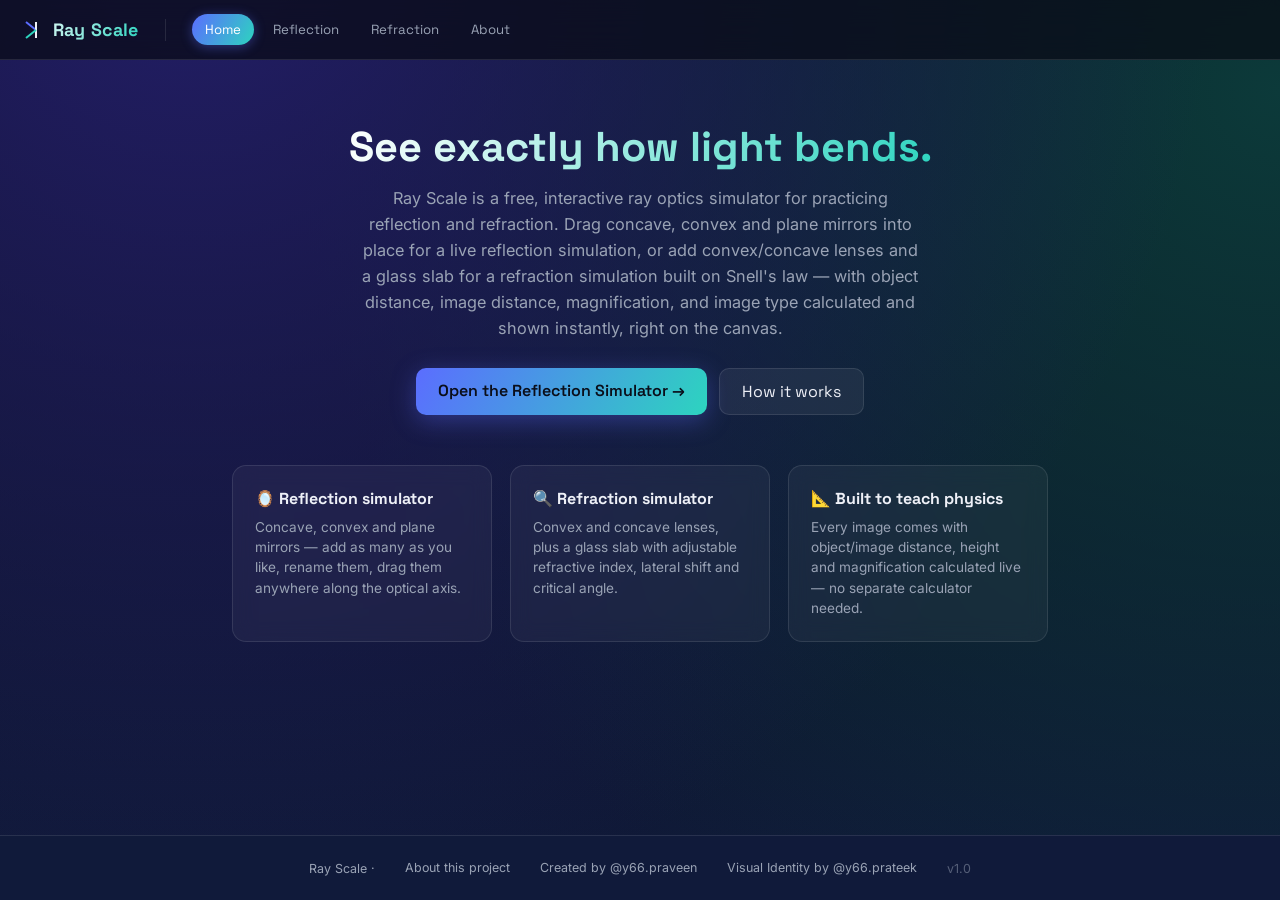
<file: index.html>
<!DOCTYPE html>
<html lang="en">
<head>
<meta charset="UTF-8">
<meta name="viewport" content="width=device-width, initial-scale=1, viewport-fit=cover">
<title>Ray Scale — Free Online Ray Optics Simulator | Reflection &amp; Refraction</title>
<link rel="icon" type="image/svg+xml" href="favicon.svg">
<link rel="icon" type="image/png" sizes="32x32" href="favicon-32x32.png">
<link rel="icon" type="image/png" sizes="16x16" href="favicon-16x16.png">
<link rel="shortcut icon" href="favicon.ico">
<link rel="apple-touch-icon" sizes="180x180" href="apple-touch-icon.png">
<meta name="description" content="Ray Scale is a free interactive ray optics simulator for reflection and refraction. Build concave, convex and plane mirror ray diagrams, or convex/concave lens and glass slab refraction scenes, with live object distance, image distance, magnification and Snell's law readouts. Ideal for JEE, NEET and high-school physics.">
<meta name="keywords" content="ray optics simulator, physics simulation, reflection simulator, refraction simulator, mirror ray diagram, lens ray diagram, real image virtual image, Snell's law, JEE NEET physics, concave convex mirror, converging diverging lens">
<meta property="og:title" content="Ray Scale — Free Online Ray Optics Simulator">
<meta property="og:description" content="Interactive reflection and refraction simulator with live mirror and lens equations, Snell's law, and instant image-formation readouts.">
<meta property="og:image" content="https://rayscale.netlify.app/og-image.png">
<meta name="twitter:image" content="https://rayscale.netlify.app/og-image.png">
<link rel="manifest" href="site.webmanifest">
<link rel="stylesheet" href="style.css">
<script src="seo.js"></script>
</head>
<body>
<nav class="navbar">
  <a class="brand" href="index.html"><svg width="20" height="20" viewBox="0 0 20 20"><line x1="2" y1="2" x2="12" y2="10" stroke="#5b6dff" stroke-width="2"/><line x1="12" y1="2" x2="12" y2="18" stroke="#eef0f7" stroke-width="2"/><line x1="12" y1="10" x2="2" y2="18" stroke="#2dd4bf" stroke-width="2"/></svg>Ray Scale</a>
  <span class="navdiv"></span>
  <input type="checkbox" id="navToggle" class="navtoggle-input">
  <label for="navToggle" class="navtoggle-btn" aria-label="Menu">☰</label>
  <div class="navlinks">
    <a class="navlink active" href="index.html">Home</a>
    <a class="navlink" href="reflection.html">Reflection</a>
    <a class="navlink" href="refraction.html">Refraction</a>
    <a class="navlink" href="about.html">About</a>
  </div>
  <span class="spacer"></span>
</nav>
<div class="hero">
  <h1>See exactly how light bends.</h1>
  <p>Ray Scale is a free, interactive ray optics simulator for practicing reflection and refraction. Drag concave, convex and plane mirrors into place for a live reflection simulation, or add convex/concave lenses and a glass slab for a refraction simulation built on Snell's law — with object distance, image distance, magnification, and image type calculated and shown instantly, right on the canvas.</p>
  <div class="herobtns">
    <a class="btn-primary" href="reflection.html">Open the Reflection Simulator →</a>
    <a class="btn-secondary" href="about.html">How it works</a>
  </div>
</div>
<div class="featgrid">
  <div class="featcard"><h3>🪞 Reflection simulator</h3><p>Concave, convex and plane mirrors — add as many as you like, rename them, drag them anywhere along the optical axis.</p></div>
  <div class="featcard"><h3>🔍 Refraction simulator</h3><p>Convex and concave lenses, plus a glass slab with adjustable refractive index, lateral shift and critical angle.</p></div>
  <div class="featcard"><h3>📐 Built to teach physics</h3><p>Every image comes with object/image distance, height and magnification calculated live — no separate calculator needed.</p></div>
</div>
<footer class="site-footer">
  <div class="footer-inner">
    <span>Ray Scale ·</span>
    <a href="about.html">About this project</a>
    <a href="https://www.instagram.com/y66.praveen/" target="_blank" rel="noopener">Created by @y66.praveen</a>
    <a href="https://www.instagram.com/y66.prateek/" target="_blank" rel="noopener">Visual Identity by @y66.prateek</a>
    <span class="footer-dim">v1.0</span>
  </div>
</footer>
</body>
</html>
</file>
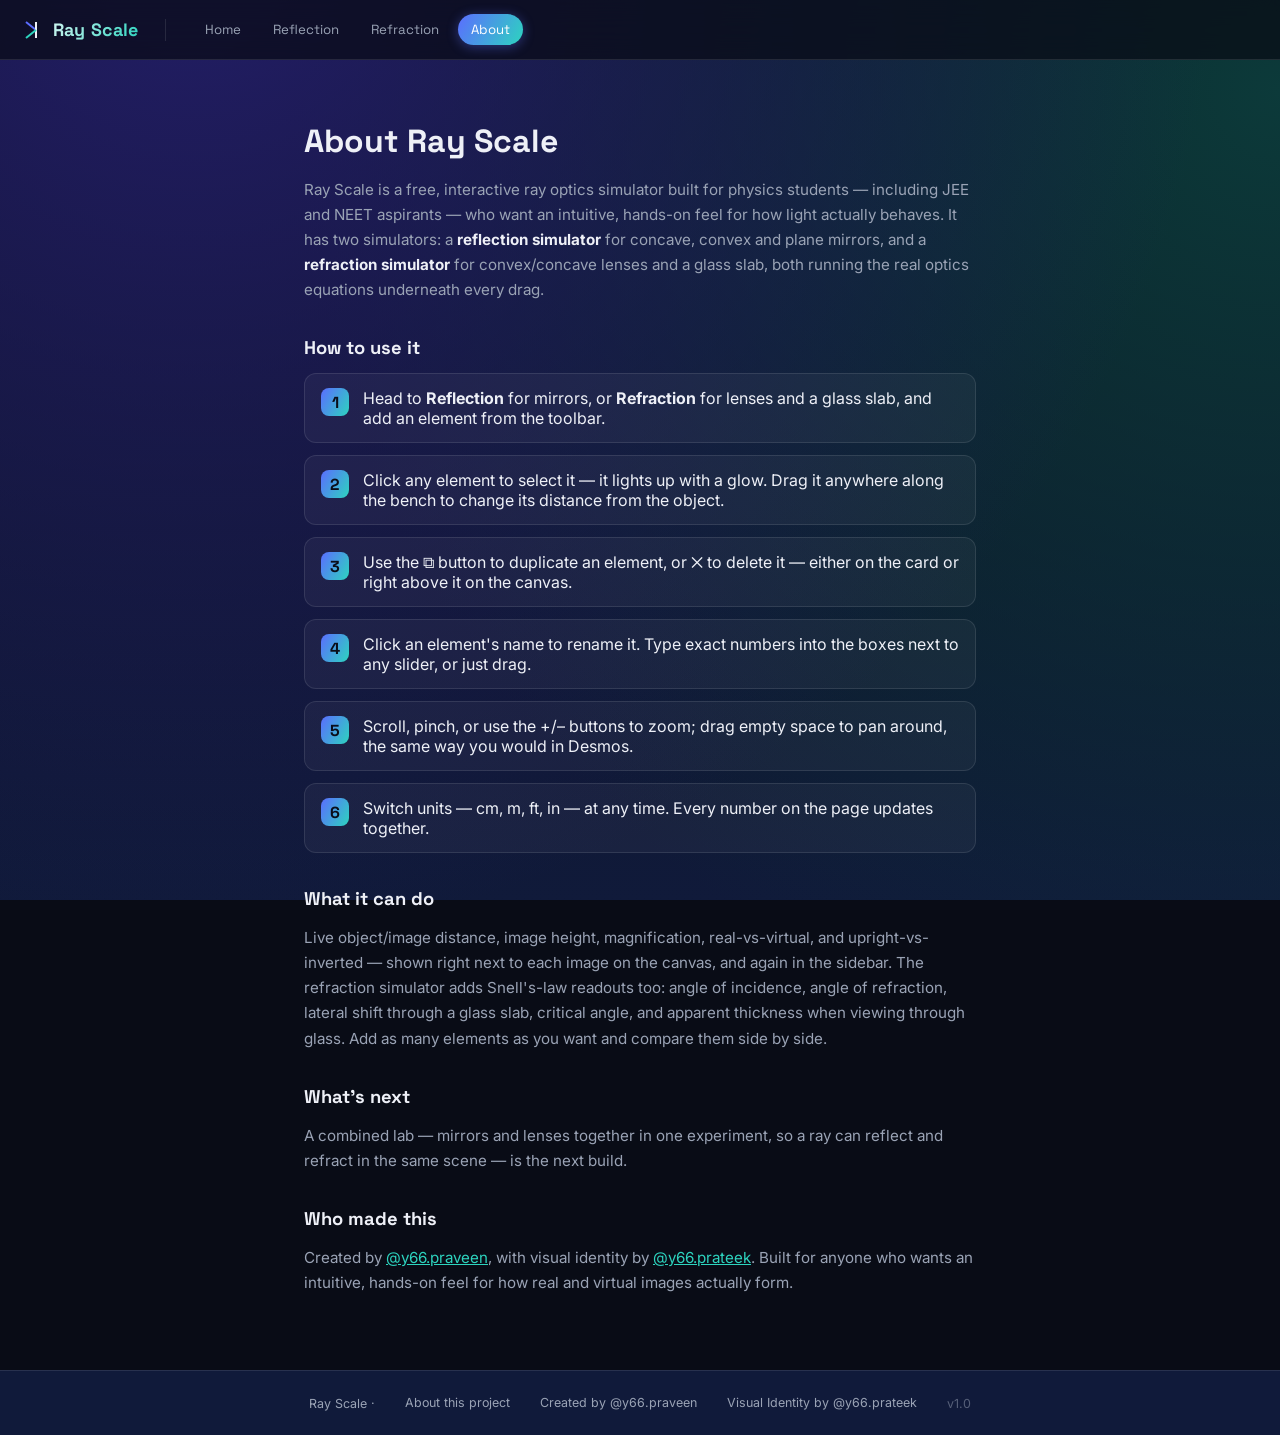
<file: about.html>
<!DOCTYPE html>
<html lang="en">
<head>
<meta charset="UTF-8">
<meta name="viewport" content="width=device-width, initial-scale=1, viewport-fit=cover">
<title>About Ray Scale — How This Reflection &amp; Refraction Simulator Works</title>
<link rel="icon" type="image/svg+xml" href="favicon.svg">
<link rel="icon" type="image/png" sizes="32x32" href="favicon-32x32.png">
<link rel="icon" type="image/png" sizes="16x16" href="favicon-16x16.png">
<link rel="shortcut icon" href="favicon.ico">
<link rel="apple-touch-icon" sizes="180x180" href="apple-touch-icon.png">
<meta name="description" content="Learn how Ray Scale's reflection and refraction simulator works: mirror and lens equations, Snell's law, real vs virtual images, magnification, and how to use every control.">
<meta name="keywords" content="how mirror equation works, thin lens equation, Snell's law explained, real image virtual image, physics simulation for students">
<meta property="og:image" content="https://rayscale.netlify.app/og-image.png">
<meta name="twitter:image" content="https://rayscale.netlify.app/og-image.png">
<link rel="manifest" href="site.webmanifest">
<link rel="stylesheet" href="style.css">
<script src="seo.js"></script>
</head>
<body>
<nav class="navbar">
  <a class="brand" href="index.html"><svg width="20" height="20" viewBox="0 0 20 20"><line x1="2" y1="2" x2="12" y2="10" stroke="#5b6dff" stroke-width="2"/><line x1="12" y1="2" x2="12" y2="18" stroke="#eef0f7" stroke-width="2"/><line x1="12" y1="10" x2="2" y2="18" stroke="#2dd4bf" stroke-width="2"/></svg>Ray Scale</a>
  <span class="navdiv"></span>
  <input type="checkbox" id="navToggle" class="navtoggle-input">
  <label for="navToggle" class="navtoggle-btn" aria-label="Menu">☰</label>
  <div class="navlinks">
    <a class="navlink" href="index.html">Home</a>
    <a class="navlink" href="reflection.html">Reflection</a>
    <a class="navlink" href="refraction.html">Refraction</a>
    <a class="navlink active" href="about.html">About</a>
  </div>
  <span class="spacer"></span>
</nav>
<div class="page">
  <h1>About Ray Scale</h1>
  <p>Ray Scale is a free, interactive ray optics simulator built for physics students — including JEE and NEET aspirants — who want an intuitive, hands-on feel for how light actually behaves. It has two simulators: a <b style="color:var(--text)">reflection simulator</b> for concave, convex and plane mirrors, and a <b style="color:var(--text)">refraction simulator</b> for convex/concave lenses and a glass slab, both running the real optics equations underneath every drag.</p>

  <h2>How to use it</h2>
  <div class="steps">
    <div class="step"><span class="num">1</span><div>Head to <b style="color:var(--text)">Reflection</b> for mirrors, or <b style="color:var(--text)">Refraction</b> for lenses and a glass slab, and add an element from the toolbar.</div></div>
    <div class="step"><span class="num">2</span><div>Click any element to select it — it lights up with a glow. Drag it anywhere along the bench to change its distance from the object.</div></div>
    <div class="step"><span class="num">3</span><div>Use the ⧉ button to duplicate an element, or ✕ to delete it — either on the card or right above it on the canvas.</div></div>
    <div class="step"><span class="num">4</span><div>Click an element's name to rename it. Type exact numbers into the boxes next to any slider, or just drag.</div></div>
    <div class="step"><span class="num">5</span><div>Scroll, pinch, or use the +/– buttons to zoom; drag empty space to pan around, the same way you would in Desmos.</div></div>
    <div class="step"><span class="num">6</span><div>Switch units — cm, m, ft, in — at any time. Every number on the page updates together.</div></div>
  </div>

  <h2>What it can do</h2>
  <p>Live object/image distance, image height, magnification, real-vs-virtual, and upright-vs-inverted — shown right next to each image on the canvas, and again in the sidebar. The refraction simulator adds Snell's-law readouts too: angle of incidence, angle of refraction, lateral shift through a glass slab, critical angle, and apparent thickness when viewing through glass. Add as many elements as you want and compare them side by side.</p>

  <h2>What's next</h2>
  <p>A combined lab — mirrors and lenses together in one experiment, so a ray can reflect and refract in the same scene — is the next build.</p>

  <h2>Who made this</h2>
  <p>Created by <a href="https://www.instagram.com/y66.praveen/" target="_blank" rel="noopener" style="color:var(--accent2)">@y66.praveen</a>, with visual identity by <a href="https://www.instagram.com/y66.prateek/" target="_blank" rel="noopener" style="color:var(--accent2)">@y66.prateek</a>. Built for anyone who wants an intuitive, hands-on feel for how real and virtual images actually form.</p>
</div>
<footer class="site-footer">
  <div class="footer-inner">
    <span>Ray Scale ·</span>
    <a href="about.html">About this project</a>
    <a href="https://www.instagram.com/y66.praveen/" target="_blank" rel="noopener">Created by @y66.praveen</a>
    <a href="https://www.instagram.com/y66.prateek/" target="_blank" rel="noopener">Visual Identity by @y66.prateek</a>
    <span class="footer-dim">v1.0</span>
  </div>
</footer>
</body>
</html>
</file>
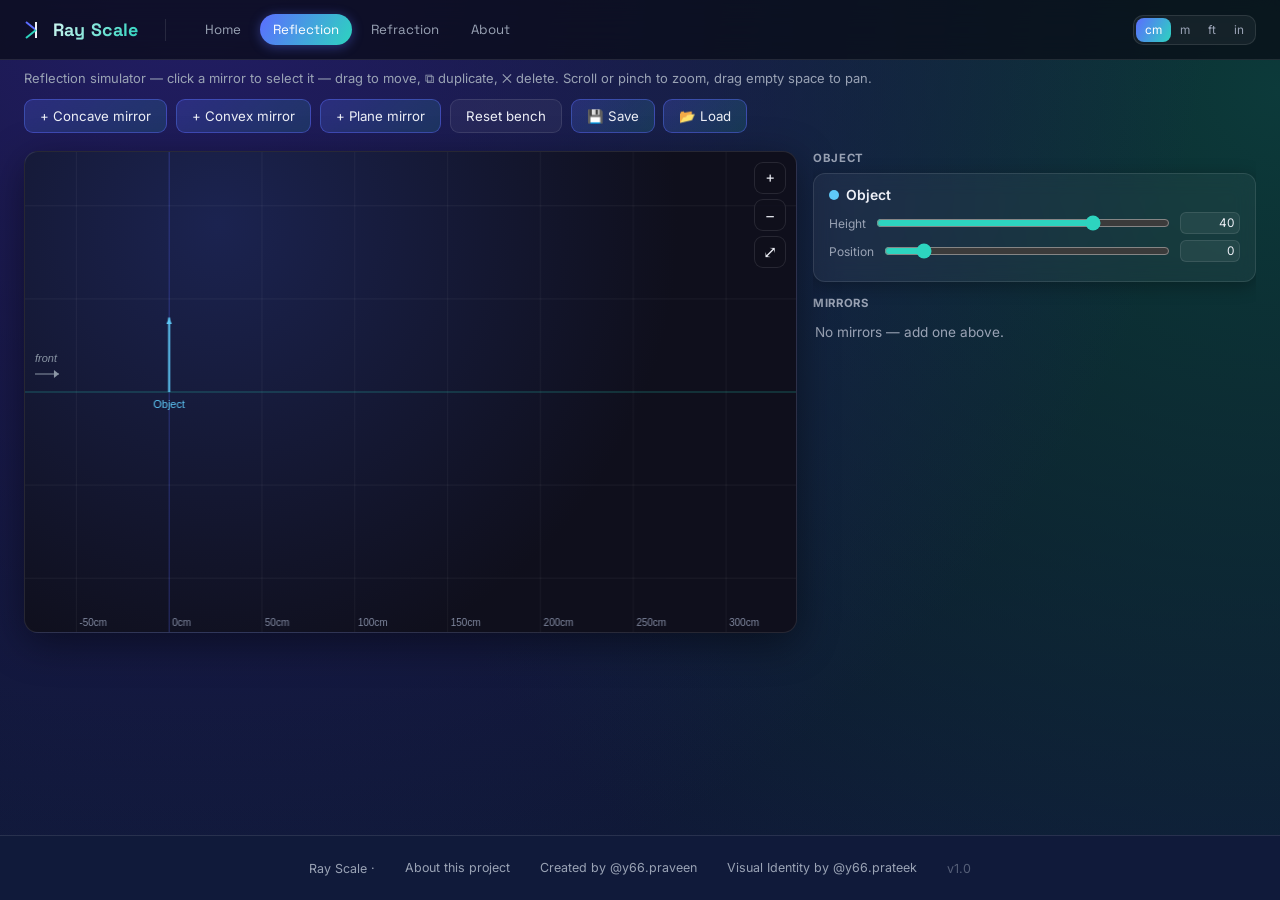
<file: reflection.html>
<!DOCTYPE html>
<html lang="en">
<head>
<meta charset="UTF-8">
<meta name="viewport" content="width=device-width, initial-scale=1, viewport-fit=cover">
<title>Reflection Simulator — Concave, Convex &amp; Plane Mirror Ray Diagrams | Ray Scale</title>
<link rel="icon" type="image/svg+xml" href="favicon.svg">
<link rel="icon" type="image/png" sizes="32x32" href="favicon-32x32.png">
<link rel="icon" type="image/png" sizes="16x16" href="favicon-16x16.png">
<link rel="shortcut icon" href="favicon.ico">
<link rel="apple-touch-icon" sizes="180x180" href="apple-touch-icon.png">
<meta name="description" content="Free interactive reflection simulator. Build concave, convex and plane mirror ray diagrams, see real and virtual image formation live, and read off object distance, image distance and magnification instantly. Great for JEE, NEET and high-school optics.">
<meta name="keywords" content="reflection simulator, mirror ray diagram, concave mirror simulator, convex mirror simulator, mirror equation, real image virtual image, JEE NEET optics, physics simulation">
<meta property="og:image" content="https://rayscale.netlify.app/og-image.png">
<meta name="twitter:image" content="https://rayscale.netlify.app/og-image.png">
<link rel="manifest" href="site.webmanifest">
<link rel="stylesheet" href="style.css">
<script src="seo.js"></script>
</head>
<body>
<nav class="navbar">
  <a class="brand" href="index.html"><svg width="20" height="20" viewBox="0 0 20 20"><line x1="2" y1="2" x2="12" y2="10" stroke="#5b6dff" stroke-width="2"/><line x1="12" y1="2" x2="12" y2="18" stroke="#eef0f7" stroke-width="2"/><line x1="12" y1="10" x2="2" y2="18" stroke="#2dd4bf" stroke-width="2"/></svg>Ray Scale</a>
  <span class="navdiv"></span>
  <input type="checkbox" id="navToggle" class="navtoggle-input">
  <label for="navToggle" class="navtoggle-btn" aria-label="Menu">☰</label>
  <div class="navlinks">
    <a class="navlink" href="index.html">Home</a>
    <a class="navlink active" href="reflection.html">Reflection</a>
    <a class="navlink" href="refraction.html">Refraction</a>
    <a class="navlink" href="about.html">About</a>
  </div>
  <span class="spacer"></span>
  <div class="unitgrp" id="unitGrp">
    <button data-u="cm" class="active">cm</button><button data-u="m">m</button><button data-u="ft">ft</button><button data-u="in">in</button>
  </div>
</nav>
<p class="sub">Reflection simulator — click a mirror to select it — drag to move, ⧉ duplicate, ✕ delete. Scroll or pinch to zoom, drag empty space to pan.</p>
<div class="toolbar">
  <button class="add" onclick="addMirror('concave')">+ Concave mirror</button>
  <button class="add" onclick="addMirror('convex')">+ Convex mirror</button>
  <button class="add" onclick="addMirror('plane')">+ Plane mirror</button>
  <button class="reset" onclick="resetBench()">Reset bench</button>
  <div class="savebtns">
    <button class="add" onclick="saveToFile()">💾 Save</button>
    <button class="add" onclick="document.getElementById('loadFile').click()">📂 Load</button>
    <input type="file" id="loadFile" accept="application/json" style="display:none" onchange="loadFromFile(event)">
  </div>
</div>
<main>
  <div id="stage">
    <canvas id="cv"></canvas>
    <div class="zoomctl">
      <button onclick="zoomBtn(1.3)" title="Zoom in">+</button>
      <button onclick="zoomBtn(0.77)" title="Zoom out">–</button>
      <button onclick="autoFit();draw()" title="Fit to bench">⤢</button>
    </div>
  </div>
  <div id="side">
    <div class="sec"><h4>Object</h4><div class="cardlist" id="objCards"></div></div>
    <div class="sec"><h4>Mirrors</h4><div class="cardlist" id="mirCards"></div></div>
  </div>
</main>
<footer class="site-footer">
  <div class="footer-inner">
    <span>Ray Scale ·</span>
    <a href="about.html">About this project</a>
    <a href="https://www.instagram.com/y66.praveen/" target="_blank" rel="noopener">Created by @y66.praveen</a>
    <a href="https://www.instagram.com/y66.prateek/" target="_blank" rel="noopener">Visual Identity by @y66.prateek</a>
    <span class="footer-dim">v1.0</span>
  </div>
</footer>

<script src="reflection.js"></script>
</body>
</html>
</file>
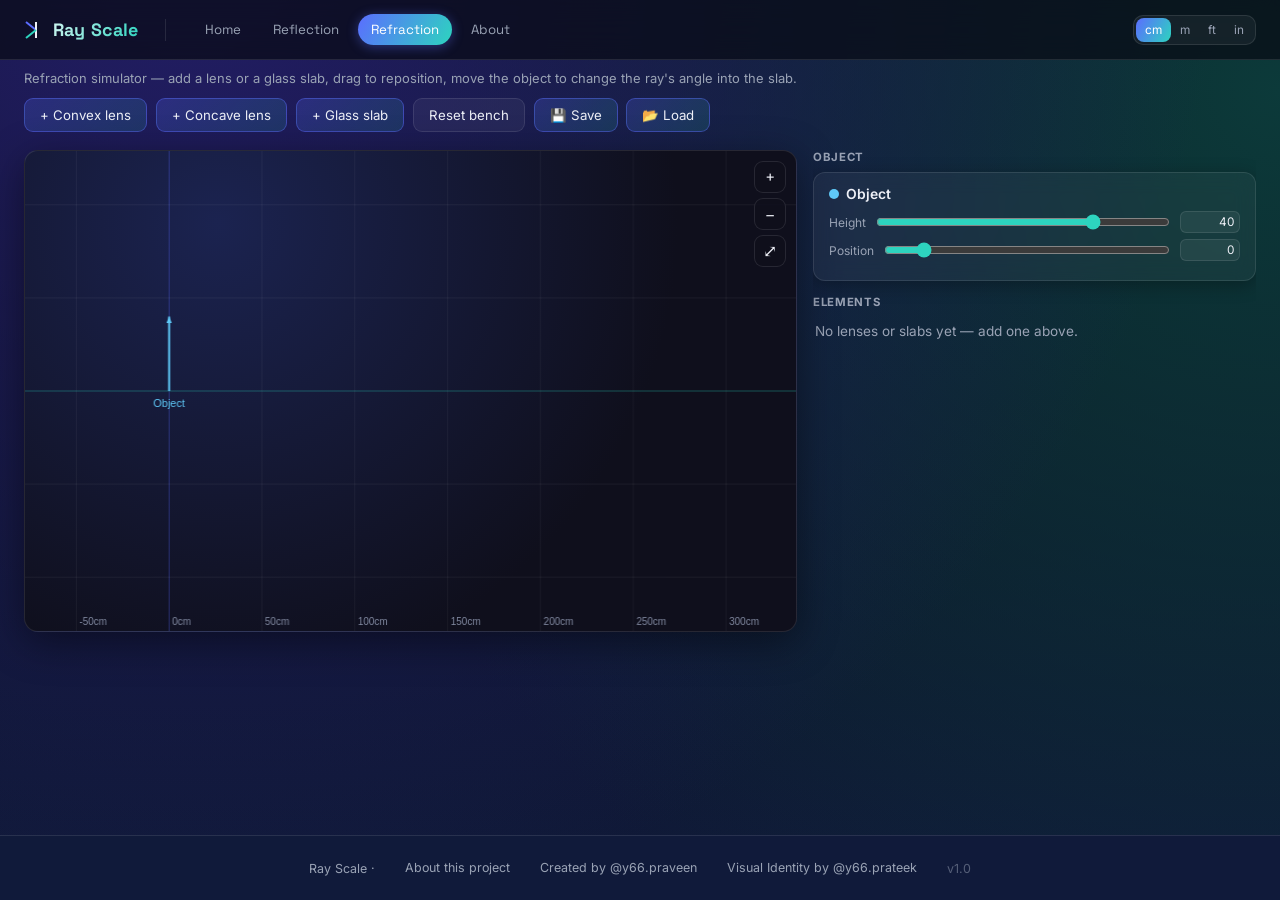
<file: refraction.html>
<!DOCTYPE html>
<html lang="en">
<head>
<meta charset="UTF-8">
<meta name="viewport" content="width=device-width, initial-scale=1, viewport-fit=cover">
<title>Refraction Simulator — Convex &amp; Concave Lens, Glass Slab, Snell's Law | Ray Scale</title>
<link rel="icon" type="image/svg+xml" href="favicon.svg">
<link rel="icon" type="image/png" sizes="32x32" href="favicon-32x32.png">
<link rel="icon" type="image/png" sizes="16x16" href="favicon-16x16.png">
<link rel="shortcut icon" href="favicon.ico">
<link rel="apple-touch-icon" sizes="180x180" href="apple-touch-icon.png">
<meta name="description" content="Interactive refraction simulator. Add convex and concave lenses to see real and virtual image formation, or a glass slab to explore Snell's law, refractive index, lateral shift and critical angle. Built for JEE, NEET and high-school physics.">
<meta name="keywords" content="refraction simulator, convex lens simulator, concave lens simulator, glass slab refraction, Snell's law, refractive index, critical angle, lateral shift, JEE NEET optics">
<meta property="og:image" content="https://rayscale.netlify.app/og-image.png">
<meta name="twitter:image" content="https://rayscale.netlify.app/og-image.png">
<link rel="manifest" href="site.webmanifest">
<link rel="stylesheet" href="style.css">
<script src="seo.js"></script>
</head>
<body>
<nav class="navbar">
  <a class="brand" href="index.html"><svg width="20" height="20" viewBox="0 0 20 20"><line x1="2" y1="2" x2="12" y2="10" stroke="#5b6dff" stroke-width="2"/><line x1="12" y1="2" x2="12" y2="18" stroke="#eef0f7" stroke-width="2"/><line x1="12" y1="10" x2="2" y2="18" stroke="#2dd4bf" stroke-width="2"/></svg>Ray Scale</a>
  <span class="navdiv"></span>
  <input type="checkbox" id="navToggle" class="navtoggle-input">
  <label for="navToggle" class="navtoggle-btn" aria-label="Menu">☰</label>
  <div class="navlinks">
    <a class="navlink" href="index.html">Home</a>
    <a class="navlink" href="reflection.html">Reflection</a>
    <a class="navlink active" href="refraction.html">Refraction</a>
    <a class="navlink" href="about.html">About</a>
  </div>
  <span class="spacer"></span>
  <div class="unitgrp" id="unitGrp">
    <button data-u="cm" class="active">cm</button><button data-u="m">m</button><button data-u="ft">ft</button><button data-u="in">in</button>
  </div>
</nav>
<p class="sub">Refraction simulator — add a lens or a glass slab, drag to reposition, move the object to change the ray's angle into the slab.</p>
<div class="toolbar">
  <button class="add" onclick="addEl('convexlens')">+ Convex lens</button>
  <button class="add" onclick="addEl('concavelens')">+ Concave lens</button>
  <button class="add" onclick="addEl('slab')">+ Glass slab</button>
  <button class="reset" onclick="resetBench()">Reset bench</button>
  <div class="savebtns">
    <button class="add" onclick="saveToFile()">💾 Save</button>
    <button class="add" onclick="document.getElementById('loadFile').click()">📂 Load</button>
    <input type="file" id="loadFile" accept="application/json" style="display:none" onchange="loadFromFile(event)">
  </div>
</div>
<main>
  <div id="stage">
    <canvas id="cv"></canvas>
    <div class="zoomctl">
      <button onclick="zoomBtn(1.3)" title="Zoom in">+</button>
      <button onclick="zoomBtn(0.77)" title="Zoom out">–</button>
      <button onclick="autoFit();draw()" title="Fit to bench">⤢</button>
    </div>
  </div>
  <div id="side">
    <div class="sec"><h4>Object</h4><div class="cardlist" id="objCards"></div></div>
    <div class="sec"><h4>Elements</h4><div class="cardlist" id="mirCards"></div></div>
  </div>
</main>
<footer class="site-footer">
  <div class="footer-inner">
    <span>Ray Scale ·</span>
    <a href="about.html">About this project</a>
    <a href="https://www.instagram.com/y66.praveen/" target="_blank" rel="noopener">Created by @y66.praveen</a>
    <a href="https://www.instagram.com/y66.prateek/" target="_blank" rel="noopener">Visual Identity by @y66.prateek</a>
    <span class="footer-dim">v1.0</span>
  </div>
</footer>
<script src="refraction.js"></script>
</body>
</html>
</file>
<file: style.css>
@import url('https://fonts.googleapis.com/css2?family=Space+Grotesk:wght@500;600;700&family=Inter:wght@400;500;600&display=swap');
:root{
  --bg1:#090c16; --bg2:#101a3a; --panel:rgba(255,255,255,.045); --panel-solid:#12162b; --line:rgba(255,255,255,.1);
  --text:#eef0f7; --muted:#9aa3b5; --accent:#5b6dff; --accent2:#2dd4bf;
}
*{box-sizing:border-box;}
html,body{height:100%;}
body{
  margin:0; color:var(--text); font-family:'Inter',-apple-system,BlinkMacSystemFont,sans-serif;
  background:var(--bg1);
  padding-top:env(safe-area-inset-top,0px); padding-bottom:env(safe-area-inset-bottom,0px);
  min-height:100vh; position:relative; display:flex; flex-direction:column;
}
body::before{
  content:''; position:fixed; inset:0; z-index:-1;
  background:radial-gradient(circle at 15% -10%, #241f6b, transparent 70%), radial-gradient(circle at 100% 10%, #0c3a3a, transparent 65%), linear-gradient(180deg,var(--bg1),var(--bg2));
}
h1,h2,h3,.brand,.navlink,button{ font-family:'Space Grotesk',sans-serif; }
nav.navbar{position:sticky; top:0; z-index:10; display:flex; align-items:center; gap:26px; padding:14px 24px; background:rgba(9,12,22,.72); backdrop-filter:blur(14px); border-bottom:1px solid var(--line); flex-wrap:wrap;}
.brand{display:flex; align-items:center; gap:9px; font-weight:700; font-size:1.12rem; letter-spacing:.01em; text-decoration:none;
  background:linear-gradient(120deg,#fff,var(--accent2)); -webkit-background-clip:text; background-clip:text; color:transparent; flex:none;}
.navdiv{width:1px; height:22px; background:var(--line); flex:none;}
.navtoggle-input{display:none;}
.navtoggle-btn{display:none; cursor:pointer; font-size:1.3rem; line-height:1; color:var(--text); background:rgba(255,255,255,.06); border:1px solid var(--line); border-radius:8px; width:38px; height:38px; align-items:center; justify-content:center; flex:none;}
.navlinks{display:flex; gap:6px;}
nav.navbar a.navlink{font-size:.83rem; color:var(--muted); padding:7px 13px; border-radius:20px; cursor:pointer; transition:.15s; text-decoration:none;}
nav.navbar a.navlink.active{color:#fff; background:linear-gradient(120deg,var(--accent),var(--accent2)); box-shadow:0 2px 12px rgba(91,109,255,.4);}
nav.navbar a.navlink:hover{color:#fff;}
nav.navbar .spacer{flex:1;}
.unitgrp{display:flex; background:rgba(255,255,255,.05); border:1px solid var(--line); border-radius:10px; padding:2px; flex:none;}
.unitgrp button{background:none; border:none; color:var(--muted); font-size:.74rem; padding:5px 9px; border-radius:8px; cursor:pointer; font-family:'Inter',sans-serif;}
.unitgrp button.active{background:linear-gradient(120deg,var(--accent),var(--accent2)); color:#fff;}
@media (max-width:760px){
  nav.navbar{gap:12px;}
  .navdiv{display:none;}
  .navtoggle-btn{display:flex; order:1;}
  .unitgrp{order:2; margin-left:auto;}
  .navlinks{display:none; order:5; flex-basis:100%; flex-direction:column; gap:4px; padding-top:10px; border-top:1px solid var(--line); margin-top:10px;}
  .navtoggle-input:checked ~ .navlinks{display:flex;}
  nav.navbar a.navlink{width:100%; padding:10px 13px;}
}
p.sub{margin:10px 24px 0; color:var(--muted); font-size:.81rem;}
.toolbar{display:flex; gap:9px; flex-wrap:wrap; padding:12px 24px; align-items:center;}
button.add,button.reset{
  background:linear-gradient(135deg, rgba(91,109,255,.22), rgba(45,212,191,.14)); border:1px solid rgba(91,109,255,.45);
  color:var(--text); padding:8px 15px; border-radius:9px; font-size:.83rem; cursor:pointer; transition:.15s; font-family:'Inter',sans-serif;
}
button.add:hover,button.reset:hover{transform:translateY(-1px); box-shadow:0 4px 16px rgba(91,109,255,.35); border-color:var(--accent2);}
button.reset{background:rgba(255,255,255,.05); border-color:var(--line);}
.hint{margin-left:auto; color:var(--muted); font-size:.75rem; max-width:280px; text-align:right;}
main{display:flex; flex-wrap:wrap; gap:16px; padding:6px 24px 20px;}
#stage{position:relative; flex:1 1 620px; min-width:300px; background:radial-gradient(circle at 25% 15%, #1b2350, #0f0f1c 65%); border:1px solid var(--line); border-radius:14px; overflow:hidden; box-shadow:0 10px 40px rgba(0,0,0,.45);}
canvas{display:block; width:100%; height:480px; touch-action:none; cursor:grab;}
.zoomctl{position:absolute; top:10px; right:10px; display:flex; flex-direction:column; gap:5px; z-index:2;}
.zoomctl button{width:32px; height:32px; border-radius:9px; border:1px solid var(--line); background:rgba(15,15,28,.8); color:var(--text); font-size:1.05rem; cursor:pointer;}
.zoomctl button:hover{border-color:var(--accent2);}
#side{flex:1 1 290px; min-width:260px; max-height:516px; overflow-y:auto; display:flex; flex-direction:column; gap:14px;}
.sec h4{margin:0 0 8px; font-size:.71rem; text-transform:uppercase; letter-spacing:.06em; color:var(--muted); font-weight:700; font-family:'Inter',sans-serif;}
.cardlist{display:flex; flex-direction:column; gap:10px;}
.card{background:var(--panel); backdrop-filter:blur(10px); border:1px solid var(--line); border-radius:12px; padding:13px 15px; box-shadow:0 4px 18px rgba(0,0,0,.3);}
.card.selected{border-color:var(--accent2); box-shadow:0 0 0 1px var(--accent2), 0 4px 18px rgba(45,212,191,.25);}
.card h3{margin:0 0 9px; font-size:.87rem; display:flex; align-items:center; gap:7px; font-weight:600; font-family:'Inter',sans-serif;}
.dot{width:10px; height:10px; border-radius:50%; display:inline-block; flex:none;}
.nameinput{background:none; border:none; color:var(--text); font-size:.87rem; font-weight:600; padding:2px 3px; border-radius:5px; flex:1; min-width:0; font-family:'Inter',sans-serif;}
.nameinput:hover,.nameinput:focus{background:rgba(255,255,255,.06); outline:none;}
.card .iconbtn{background:none; border:none; color:var(--muted); cursor:pointer; font-size:.95rem; padding:2px 5px; border-radius:5px;}
.card .iconbtn:hover{color:var(--accent2); background:rgba(255,255,255,.06);}
.card .iconbtn.del:hover{color:#ff6b6b;}
.row{display:flex; align-items:center; gap:8px; font-size:.75rem; color:var(--muted); margin:6px 0; font-family:'Inter',sans-serif;}
.row input[type=range]{flex:1; accent-color:var(--accent2);}
.row input.numinput{width:60px; background:rgba(255,255,255,.06); border:1px solid var(--line); border-radius:6px; color:var(--text); font-size:.74rem; padding:3px 5px; text-align:right; font-family:'Inter',sans-serif;}
.readout{margin-top:9px; padding-top:9px; border-top:1px dashed var(--line); font-size:.74rem; color:var(--muted); display:grid; grid-template-columns:1fr 1fr; gap:4px 10px; font-family:'Inter',sans-serif;}
.readout b{color:var(--text); font-weight:600;}
.empty{color:var(--muted); font-size:.85rem; padding:6px 2px;}
.site-footer{border-top:1px solid var(--line); padding:24px 24px; margin:0; margin-top:auto; background:var(--bg2);}
.footer-inner{display:flex; gap:14px 30px; flex-wrap:wrap; align-items:center; justify-content:center; font-size:.78rem; color:var(--muted); font-family:'Inter',sans-serif;}
.toolbar .savebtns{display:flex; gap:8px;}
.footer-inner a{color:var(--muted); text-decoration:none; border-bottom:1px dashed transparent; transition:.15s;}
.footer-inner a:hover{color:var(--accent2); border-color:var(--accent2);}
.footer-dim{opacity:.5;}
.hero{max-width:760px; margin:60px auto 30px; text-align:center; padding:0 24px;}
.hero h1{font-size:2.6rem; margin:0 0 12px; background:linear-gradient(120deg,#fff,var(--accent2)); -webkit-background-clip:text; background-clip:text; color:transparent;}
.hero p{color:var(--muted); font-size:1.02rem; line-height:1.6; margin:0 auto 26px; max-width:560px;}
.herobtns{display:flex; gap:12px; justify-content:center; flex-wrap:wrap;}
.herobtns a{text-decoration:none;}
.btn-primary{background:linear-gradient(120deg,var(--accent),var(--accent2)); color:#0a0e1a; font-weight:600; padding:12px 22px; border-radius:10px; display:inline-block; box-shadow:0 6px 24px rgba(91,109,255,.35); font-family:'Space Grotesk',sans-serif;}
.btn-secondary{background:rgba(255,255,255,.06); border:1px solid var(--line); color:var(--text); padding:12px 22px; border-radius:10px; display:inline-block; font-family:'Space Grotesk',sans-serif;}
.featgrid{display:flex; gap:18px; flex-wrap:wrap; justify-content:center; max-width:900px; margin:20px auto 60px; padding:0 24px;}
.featcard{background:var(--panel); border:1px solid var(--line); border-radius:14px; padding:22px; flex:1 1 220px; max-width:260px; backdrop-filter:blur(10px);}
.featcard h3{margin:0 0 8px; font-size:1rem;}
.featcard p{color:var(--muted); font-size:.85rem; line-height:1.5; margin:0;}
.page{max-width:720px; margin:40px auto 60px; padding:0 24px;}
.page h1{font-size:2rem; margin-bottom:6px;}
.page p,.page li{color:var(--muted); line-height:1.65; font-size:.95rem;}
.page h2{font-size:1.15rem; margin:34px 0 10px; color:var(--text);}
.steps{display:flex; flex-direction:column; gap:12px; margin:14px 0;}
.step{display:flex; gap:14px; align-items:flex-start; background:var(--panel); border:1px solid var(--line); border-radius:12px; padding:14px 16px;}
.step .num{flex:none; width:28px; height:28px; border-radius:8px; background:linear-gradient(120deg,var(--accent),var(--accent2)); display:flex; align-items:center; justify-content:center; font-weight:700; color:#0a0e1a; font-family:'Space Grotesk',sans-serif;}
.comingsoon{text-align:center; padding:100px 24px 120px;}
.comingsoon .big{font-size:3.4rem;}
.comingsoon h1{font-size:1.9rem; margin:10px 0 8px;}
.comingsoon p{color:var(--muted);}

@media (max-width:760px){
  .hero{margin:36px auto 20px;}
  .hero h1{font-size:1.9rem;}
  .hero p{font-size:.92rem;}
  .featgrid{margin:14px auto 40px; gap:12px;}
  .featcard{flex:1 1 100%; max-width:none;}
  .toolbar{gap:7px;}
  .toolbar button.add,.toolbar button.reset{padding:7px 11px; font-size:.78rem;}
  .hint{display:none;}
  main{padding:6px 14px 16px; gap:12px;}
  #side{max-height:none;}
  .card{padding:11px 12px;}
  .zoomctl{top:6px; right:6px;}
  .comingsoon{padding:60px 20px 80px;}
  .comingsoon .big{font-size:2.6rem;}
  .comingsoon h1{font-size:1.5rem;}
  .page{margin:24px auto 40px;}
  .page h1{font-size:1.5rem;}
  .footer-inner{gap:10px 16px; font-size:.72rem;}
}
@media (max-width:420px){
  .row{flex-wrap:wrap;}
  .row input.numinput{width:52px;}
  nav.navbar{padding:12px 14px;}
  .brand{font-size:1rem;}
  p.sub{display:none;}
}
</file>
